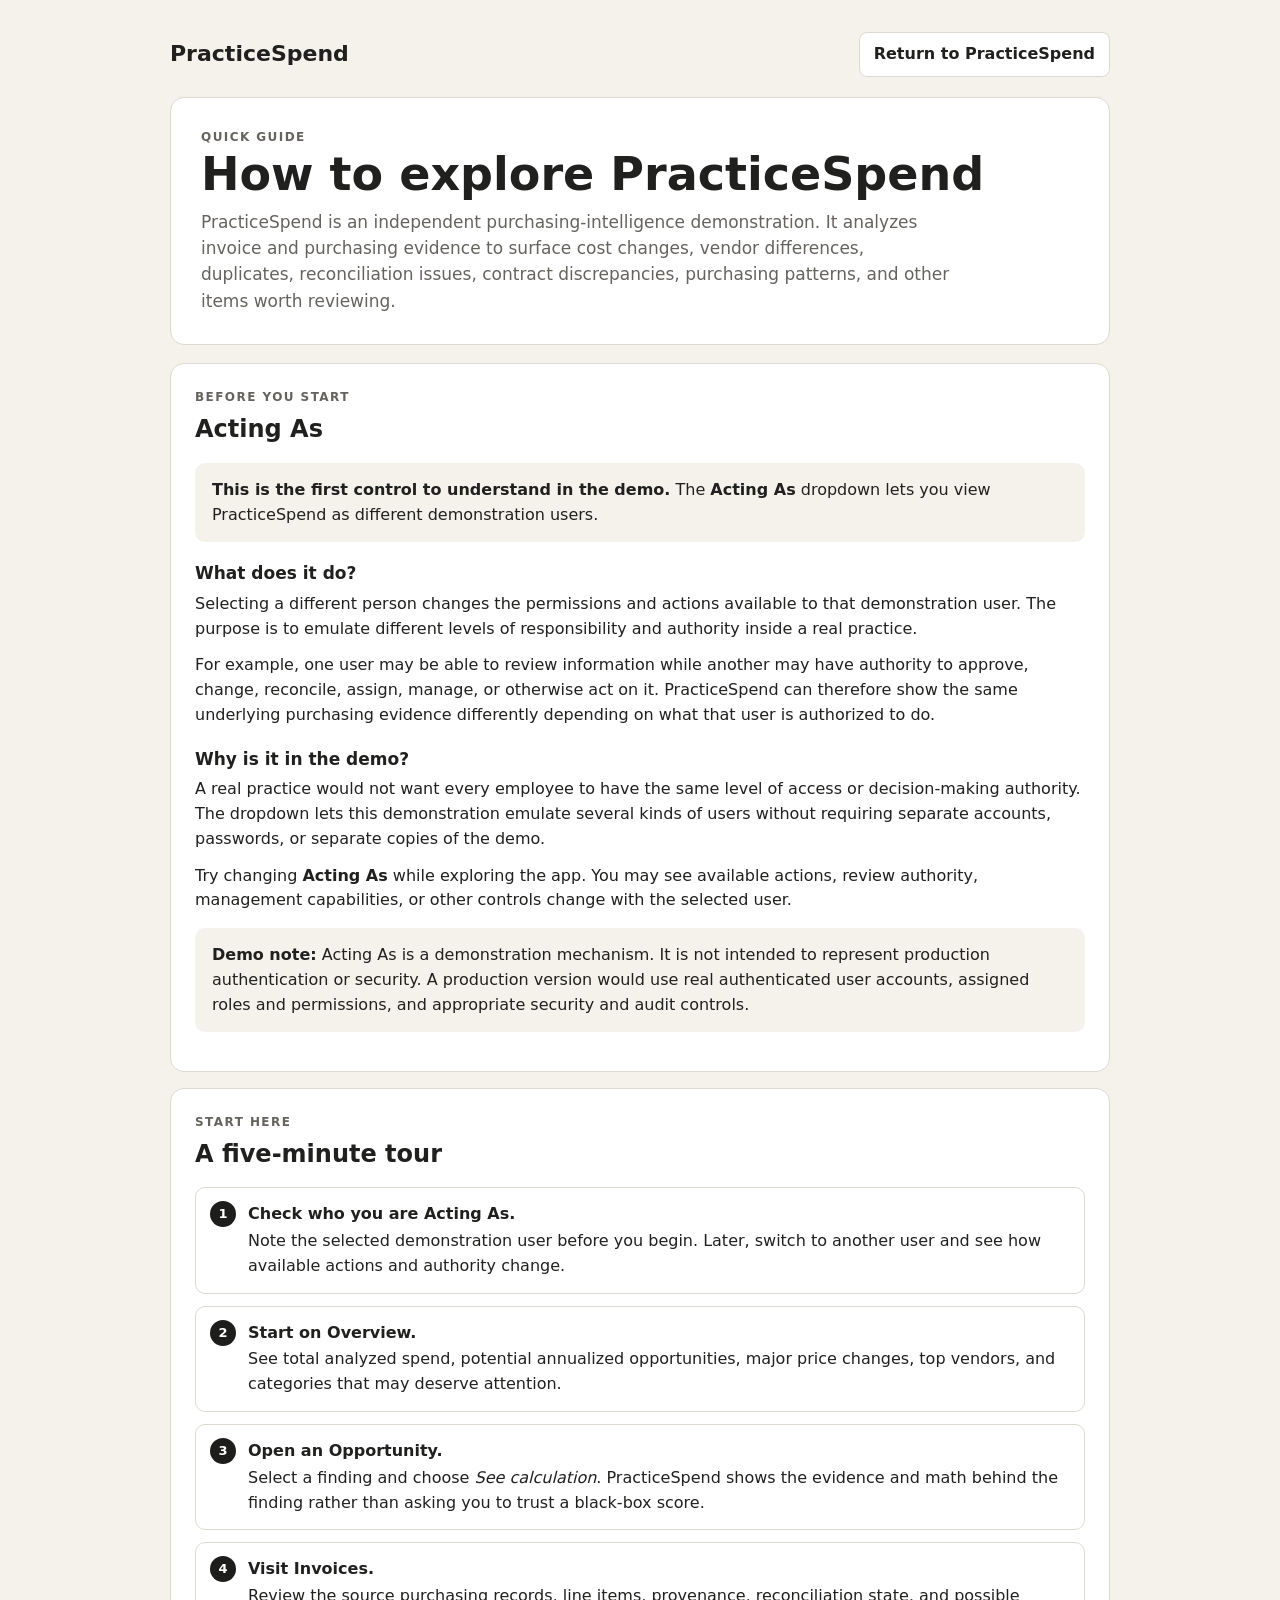
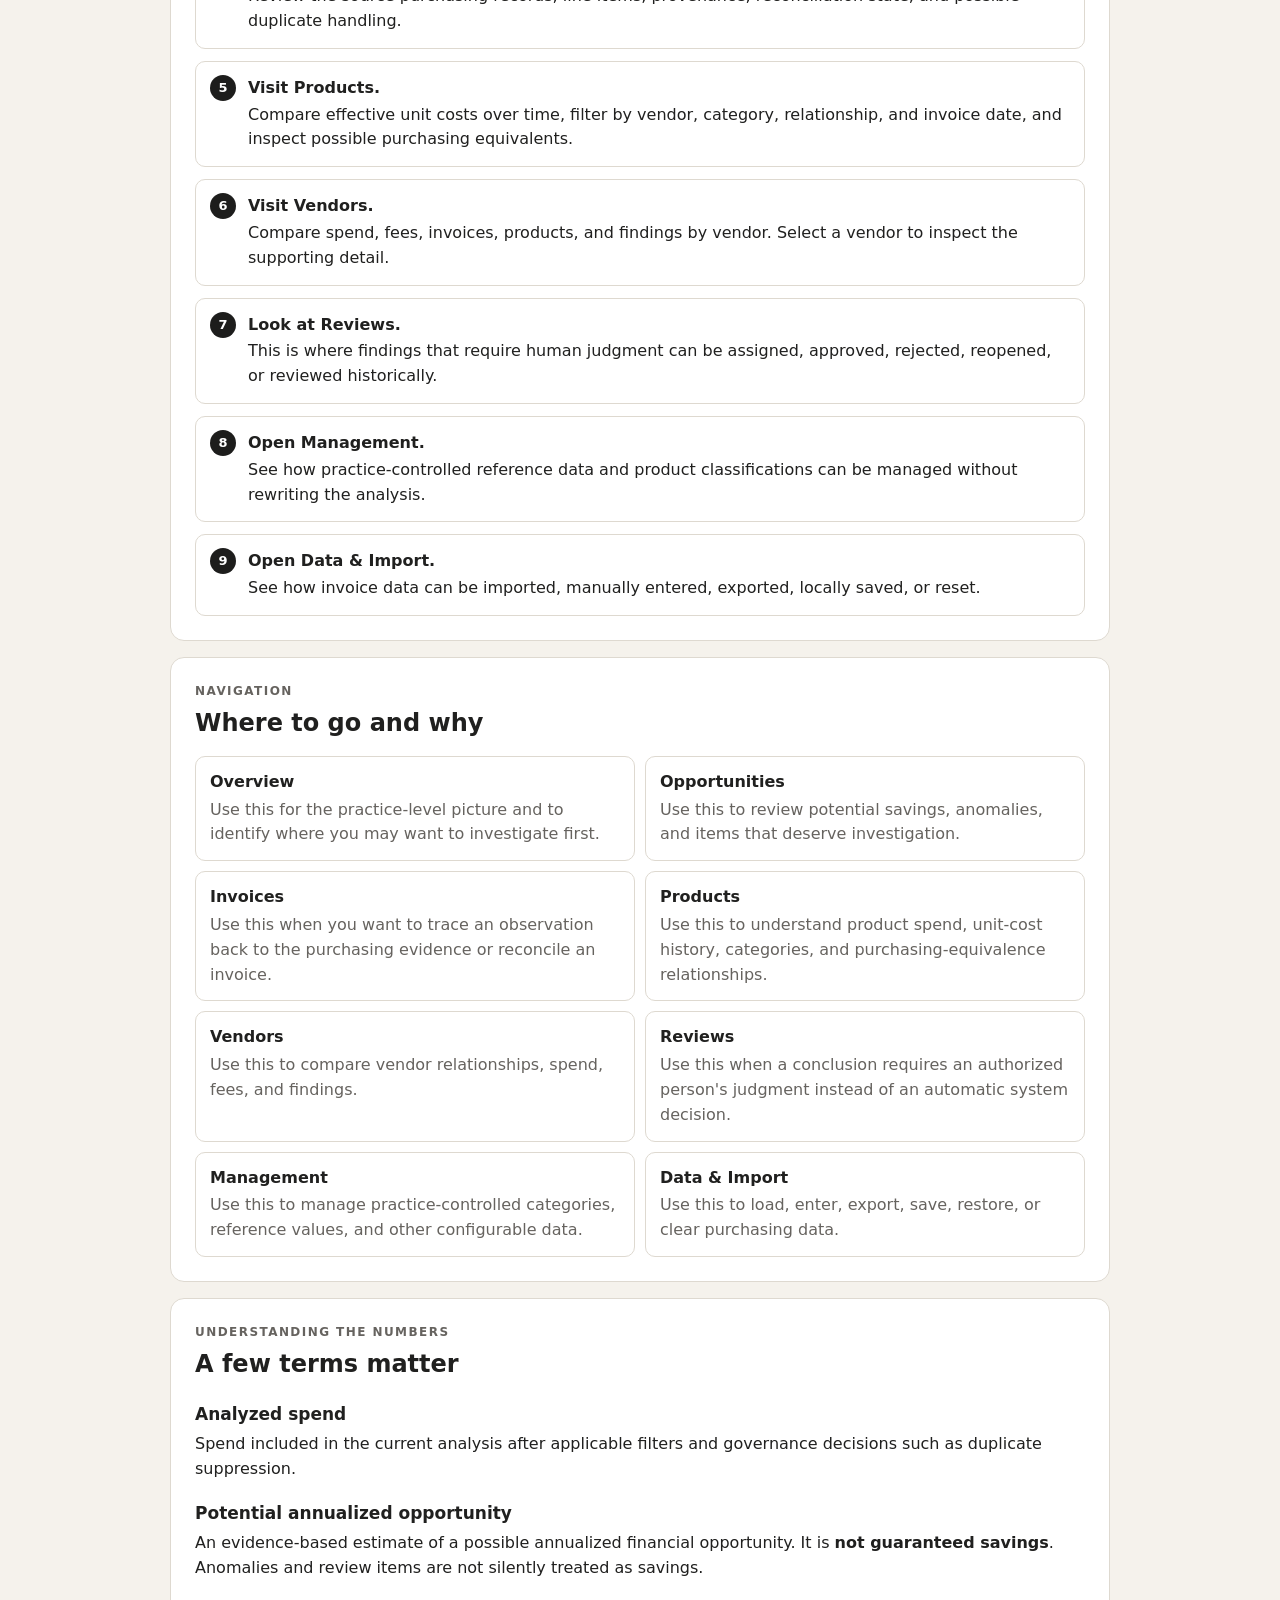
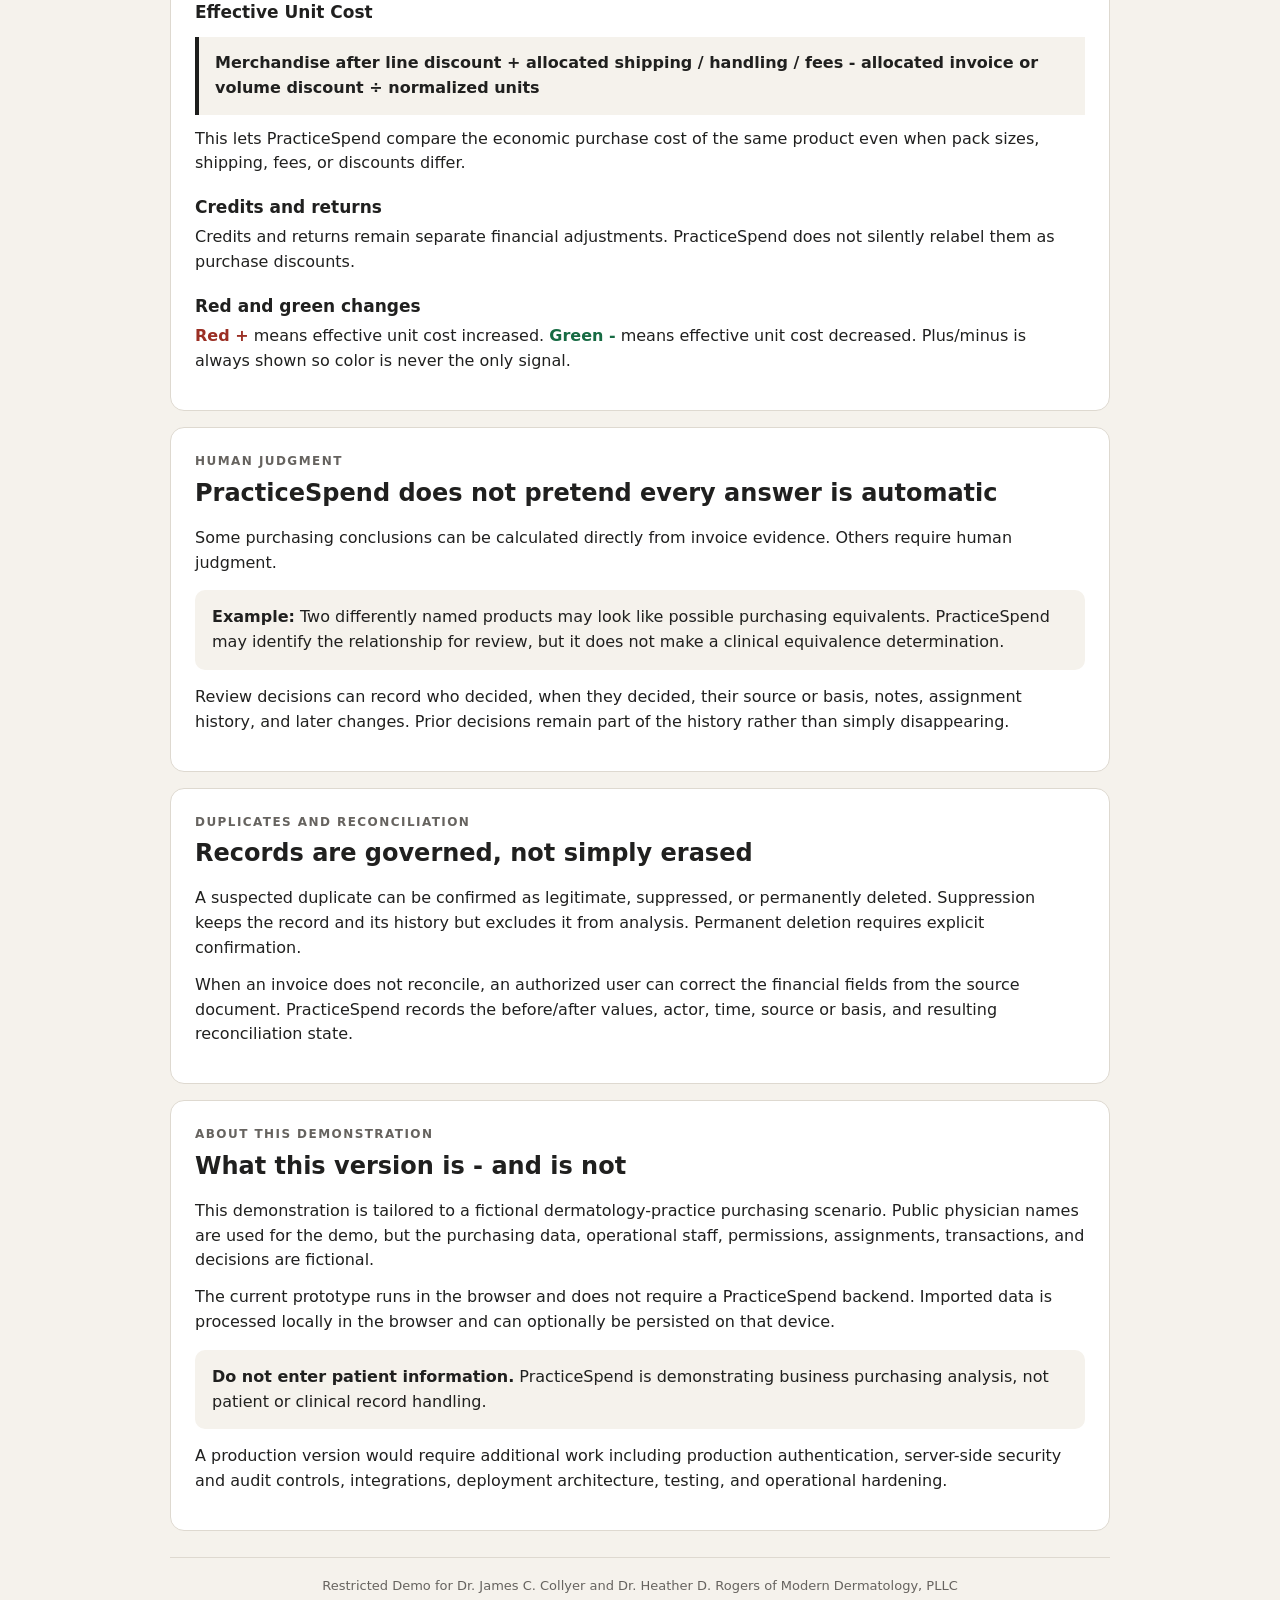
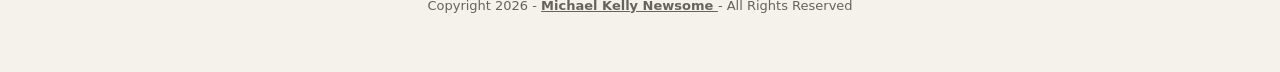
<file: assets/help.html>
<!doctype html>
<html lang="en">
<head>
  <meta charset="utf-8">
  <meta name="viewport" content="width=device-width,initial-scale=1">

  <meta
    name="robots"
    content="noindex,nofollow,noarchive,nosnippet,noimageindex">

  <title>PracticeSpend - Quick Guide</title>

  <style>
    :root {
      color-scheme: light;
      --ink: #20201f;
      --muted: #66635f;
      --surface: #ffffff;
      --soft: #f5f2ec;
      --line: #ded9d0;
      --dark: #1d1d1c;
      --good: #176b43;
      --warn: #9b2f24;
    }

    * {
      box-sizing: border-box;
    }

    body {
      margin: 0;
      background: var(--soft);
      color: var(--ink);
      font-family:
        Inter,
        ui-sans-serif,
        system-ui,
        -apple-system,
        BlinkMacSystemFont,
        "Segoe UI",
        sans-serif;
      line-height: 1.55;
    }

    a {
      color: inherit;
    }

    .page {
      width: min(940px, calc(100% - 32px));
      margin: 32px auto 56px;
    }

    .topbar {
      display: flex;
      gap: 18px;
      justify-content: space-between;
      align-items: center;
      margin-bottom: 20px;
    }

    .brand {
      font-size: 22px;
      font-weight: 750;
      text-decoration: none;
    }

    .back {
      display: inline-block;
      padding: 9px 14px;
      border: 1px solid var(--line);
      border-radius: 8px;
      background: var(--surface);
      text-decoration: none;
      font-weight: 650;
    }

    .hero,
    .panel {
      background: var(--surface);
      border: 1px solid var(--line);
      border-radius: 14px;
    }

    .hero {
      padding: 30px;
      margin-bottom: 18px;
    }

    .hero h1 {
      margin: 4px 0 10px;
      font-size: clamp(30px, 5vw, 46px);
      line-height: 1.05;
    }

    .hero p {
      max-width: 760px;
      margin: 0;
      color: var(--muted);
      font-size: 17px;
    }

    .eyebrow {
      text-transform: uppercase;
      letter-spacing: .12em;
      font-size: 12px;
      font-weight: 800;
      color: var(--muted);
    }

    .panel {
      padding: 24px;
      margin-top: 16px;
    }

    .panel h2 {
      margin: 4px 0 14px;
      font-size: 24px;
    }

    .panel h3 {
      margin: 18px 0 5px;
      font-size: 17px;
    }

    .panel p {
      margin: 5px 0 12px;
    }

    .tour {
      counter-reset: tour;
      display: grid;
      gap: 12px;
      padding: 0;
      margin: 0;
      list-style: none;
    }

    .tour li {
      counter-increment: tour;
      position: relative;
      padding: 14px 16px 14px 52px;
      border: 1px solid var(--line);
      border-radius: 10px;
    }

    .tour li::before {
      content: counter(tour);
      position: absolute;
      left: 14px;
      top: 13px;
      width: 26px;
      height: 26px;
      border-radius: 50%;
      display: grid;
      place-items: center;
      background: var(--dark);
      color: white;
      font-size: 13px;
      font-weight: 800;
    }

    .tour strong {
      display: block;
      margin-bottom: 2px;
    }

    .nav-grid {
      display: grid;
      grid-template-columns: repeat(2, minmax(0, 1fr));
      gap: 10px;
    }

    .nav-item {
      padding: 13px 14px;
      border: 1px solid var(--line);
      border-radius: 10px;
    }

    .nav-item strong {
      display: block;
      margin-bottom: 3px;
    }

    .nav-item span {
      color: var(--muted);
    }

    .callout {
      padding: 15px 17px;
      margin: 15px 0;
      border-radius: 10px;
      background: var(--soft);
    }

    .formula {
      padding: 14px 16px;
      margin: 12px 0;
      border-left: 4px solid var(--dark);
      background: var(--soft);
      font-weight: 650;
    }

    .good {
      color: var(--good);
      font-weight: 750;
    }

    .bad {
      color: var(--warn);
      font-weight: 750;
    }

    .small {
      color: var(--muted);
      font-size: 14px;
    }

    footer {
      margin-top: 26px;
      padding-top: 18px;
      border-top: 1px solid var(--line);
      color: var(--muted);
      text-align: center;
      font-size: 13px;
    }

    footer a {
      font-weight: 650;
    }

    @media (max-width: 720px) {
      .page {
        width: min(100% - 20px, 940px);
        margin-top: 14px;
      }

      .nav-grid {
        grid-template-columns: 1fr;
      }

      .hero,
      .panel {
        padding: 18px;
      }

      .topbar {
        align-items: flex-start;
      }
    }
  </style>
</head>

<body>
  <main class="page">

    <div class="topbar">
      <a class="brand" href="../index.html">PracticeSpend</a>

      <a class="back" href="../index.html">
        Return to PracticeSpend
      </a>
    </div>

    <section class="hero">
      <div class="eyebrow">Quick Guide</div>

      <h1>How to explore PracticeSpend</h1>

      <p>
        PracticeSpend is an independent purchasing-intelligence
        demonstration. It analyzes invoice and purchasing evidence to
        surface cost changes, vendor differences, duplicates,
        reconciliation issues, contract discrepancies, purchasing
        patterns, and other items worth reviewing.
      </p>
    </section>

    <section class="panel">
      <div class="eyebrow">Before you start</div>
      <h2>Acting As</h2>

      <div class="callout">
        <strong>This is the first control to understand in the demo.</strong>
        The <strong>Acting As</strong> dropdown lets you view PracticeSpend
        as different demonstration users.
      </div>

      <h3>What does it do?</h3>

      <p>
        Selecting a different person changes the permissions and actions
        available to that demonstration user. The purpose is to emulate
        different levels of responsibility and authority inside a real
        practice.
      </p>

      <p>
        For example, one user may be able to review information while
        another may have authority to approve, change, reconcile, assign,
        manage, or otherwise act on it. PracticeSpend can therefore show
        the same underlying purchasing evidence differently depending on
        what that user is authorized to do.
      </p>

      <h3>Why is it in the demo?</h3>

      <p>
        A real practice would not want every employee to have the same
        level of access or decision-making authority. The dropdown lets
        this demonstration emulate several kinds of users without requiring
        separate accounts, passwords, or separate copies of the demo.
      </p>

      <p>
        Try changing <strong>Acting As</strong> while exploring the app.
        You may see available actions, review authority, management
        capabilities, or other controls change with the selected user.
      </p>

      <div class="callout">
        <strong>Demo note:</strong>
        Acting As is a demonstration mechanism. It is not intended to
        represent production authentication or security. A production
        version would use real authenticated user accounts, assigned roles
        and permissions, and appropriate security and audit controls.
      </div>
    </section>
    <section class="panel">
      <div class="eyebrow">Start here</div>
      <h2>A five-minute tour</h2>

      <ol class="tour">
        <li>
          <strong>Check who you are Acting As.</strong>
          Note the selected demonstration user before you begin. Later,
          switch to another user and see how available actions and authority
          change.
        </li>

        <li>
          <strong>Start on Overview.</strong>
          See total analyzed spend, potential annualized opportunities,
          major price changes, top vendors, and categories that may
          deserve attention.
        </li>

        <li>
          <strong>Open an Opportunity.</strong>
          Select a finding and choose <em>See calculation</em>.
          PracticeSpend shows the evidence and math behind the finding
          rather than asking you to trust a black-box score.
        </li>

        <li>
          <strong>Visit Invoices.</strong>
          Review the source purchasing records, line items, provenance,
          reconciliation state, and possible duplicate handling.
        </li>

        <li>
          <strong>Visit Products.</strong>
          Compare effective unit costs over time, filter by vendor,
          category, relationship, and invoice date, and inspect possible
          purchasing equivalents.
        </li>

        <li>
          <strong>Visit Vendors.</strong>
          Compare spend, fees, invoices, products, and findings by vendor.
          Select a vendor to inspect the supporting detail.
        </li>

        <li>
          <strong>Look at Reviews.</strong>
          This is where findings that require human judgment can be
          assigned, approved, rejected, reopened, or reviewed historically.
        </li>

        <li>
          <strong>Open Management.</strong>
          See how practice-controlled reference data and product
          classifications can be managed without rewriting the analysis.
        </li>

        <li>
          <strong>Open Data &amp; Import.</strong>
          See how invoice data can be imported, manually entered,
          exported, locally saved, or reset.
        </li>
      </ol>
    </section>

    <section class="panel">
      <div class="eyebrow">Navigation</div>
      <h2>Where to go and why</h2>

      <div class="nav-grid">

        <div class="nav-item">
          <strong>Overview</strong>
          <span>
            Use this for the practice-level picture and to identify where
            you may want to investigate first.
          </span>
        </div>

        <div class="nav-item">
          <strong>Opportunities</strong>
          <span>
            Use this to review potential savings, anomalies, and items
            that deserve investigation.
          </span>
        </div>

        <div class="nav-item">
          <strong>Invoices</strong>
          <span>
            Use this when you want to trace an observation back to the
            purchasing evidence or reconcile an invoice.
          </span>
        </div>

        <div class="nav-item">
          <strong>Products</strong>
          <span>
            Use this to understand product spend, unit-cost history,
            categories, and purchasing-equivalence relationships.
          </span>
        </div>

        <div class="nav-item">
          <strong>Vendors</strong>
          <span>
            Use this to compare vendor relationships, spend, fees, and
            findings.
          </span>
        </div>

        <div class="nav-item">
          <strong>Reviews</strong>
          <span>
            Use this when a conclusion requires an authorized person's
            judgment instead of an automatic system decision.
          </span>
        </div>

        <div class="nav-item">
          <strong>Management</strong>
          <span>
            Use this to manage practice-controlled categories, reference
            values, and other configurable data.
          </span>
        </div>

        <div class="nav-item">
          <strong>Data &amp; Import</strong>
          <span>
            Use this to load, enter, export, save, restore, or clear
            purchasing data.
          </span>
        </div>

      </div>
    </section>

    <section class="panel">
      <div class="eyebrow">Understanding the numbers</div>
      <h2>A few terms matter</h2>

      <h3>Analyzed spend</h3>
      <p>
        Spend included in the current analysis after applicable filters
        and governance decisions such as duplicate suppression.
      </p>

      <h3>Potential annualized opportunity</h3>
      <p>
        An evidence-based estimate of a possible annualized financial
        opportunity. It is <strong>not guaranteed savings</strong>.
        Anomalies and review items are not silently treated as savings.
      </p>

      <h3>Effective Unit Cost</h3>

      <div class="formula">
        Merchandise after line discount
        + allocated shipping / handling / fees
        - allocated invoice or volume discount
        ÷ normalized units
      </div>

      <p>
        This lets PracticeSpend compare the economic purchase cost of the
        same product even when pack sizes, shipping, fees, or discounts
        differ.
      </p>

      <h3>Credits and returns</h3>
      <p>
        Credits and returns remain separate financial adjustments.
        PracticeSpend does not silently relabel them as purchase
        discounts.
      </p>

      <h3>Red and green changes</h3>
      <p>
        <span class="bad">Red +</span> means effective unit cost increased.
        <span class="good">Green -</span> means effective unit cost
        decreased. Plus/minus is always shown so color is never the only
        signal.
      </p>
    </section>

    <section class="panel">
      <div class="eyebrow">Human judgment</div>
      <h2>PracticeSpend does not pretend every answer is automatic</h2>

      <p>
        Some purchasing conclusions can be calculated directly from
        invoice evidence. Others require human judgment.
      </p>

      <div class="callout">
        <strong>Example:</strong> Two differently named products may look
        like possible purchasing equivalents. PracticeSpend may identify
        the relationship for review, but it does not make a clinical
        equivalence determination.
      </div>

      <p>
        Review decisions can record who decided, when they decided,
        their source or basis, notes, assignment history, and later
        changes. Prior decisions remain part of the history rather than
        simply disappearing.
      </p>
    </section>

    <section class="panel">
      <div class="eyebrow">Duplicates and reconciliation</div>
      <h2>Records are governed, not simply erased</h2>

      <p>
        A suspected duplicate can be confirmed as legitimate, suppressed,
        or permanently deleted. Suppression keeps the record and its
        history but excludes it from analysis. Permanent deletion requires
        explicit confirmation.
      </p>

      <p>
        When an invoice does not reconcile, an authorized user can correct
        the financial fields from the source document. PracticeSpend
        records the before/after values, actor, time, source or basis,
        and resulting reconciliation state.
      </p>
    </section>

    <section class="panel">
      <div class="eyebrow">About this demonstration</div>
      <h2>What this version is - and is not</h2>

      <p>
        This demonstration is tailored to a fictional dermatology-practice
        purchasing scenario. Public physician names are used for the demo,
        but the purchasing data, operational staff, permissions,
        assignments, transactions, and decisions are fictional.
      </p>

      <p>
        The current prototype runs in the browser and does not require a
        PracticeSpend backend. Imported data is processed locally in the
        browser and can optionally be persisted on that device.
      </p>

      <div class="callout">
        <strong>Do not enter patient information.</strong>
        PracticeSpend is demonstrating business purchasing analysis, not
        patient or clinical record handling.
      </div>

      <p>
        A production version would require additional work including
        production authentication, server-side security and audit
        controls, integrations, deployment architecture, testing, and
        operational hardening.
      </p>
    </section>

    <footer>
      <div>
        Restricted Demo for Dr. James C. Collyer and
        Dr. Heather D. Rogers of Modern Dermatology, PLLC
      </div>

      <div>
        Copyright 2026 -
        <a href="mailto:Kelly@Newsome.com?subject=PracticeSpend%20Inquiry">
          Michael Kelly Newsome
        </a>
        - All Rights Reserved
      </div>
    </footer>

  </main>
</body>
</html>
</file>
